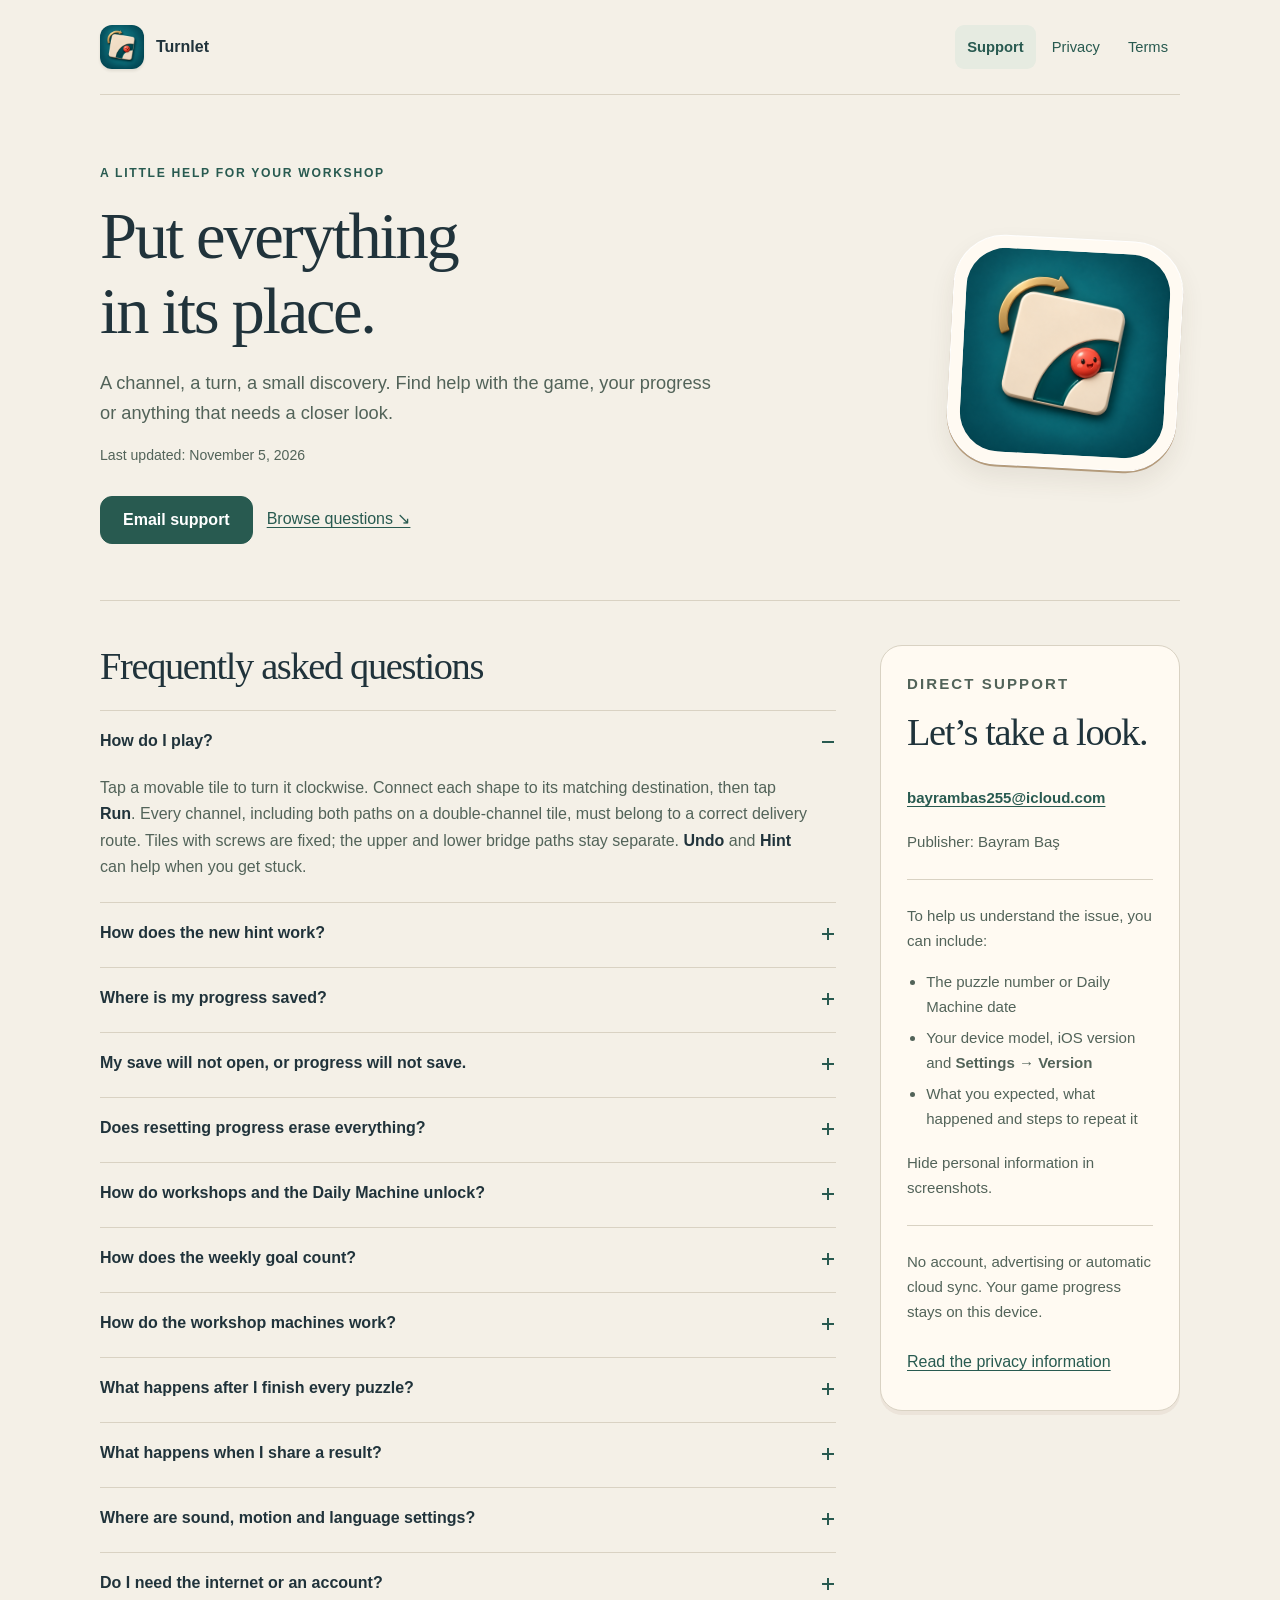
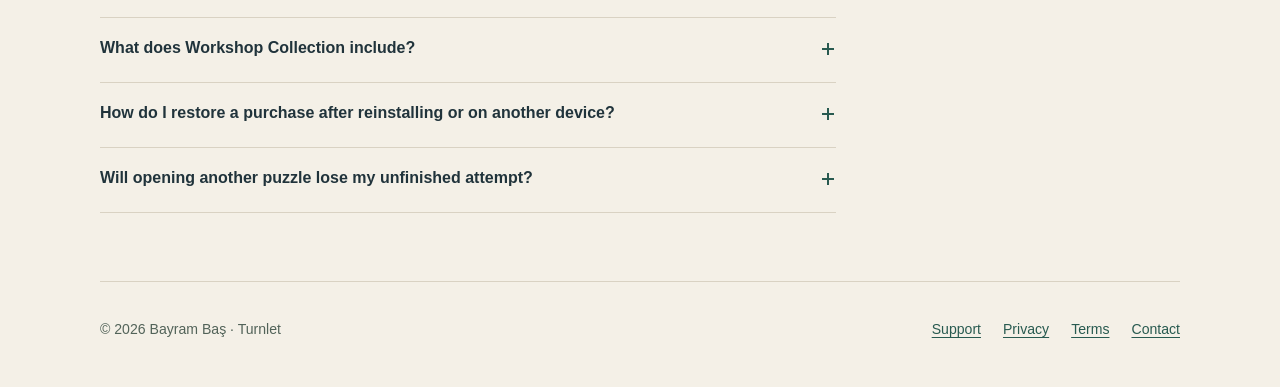
<file: index.html>
<!doctype html>
<html lang="en">
<head>
  <meta charset="utf-8">
  <meta name="viewport" content="width=device-width, initial-scale=1">
  <meta name="description" content="Help with Turnlet, automatic saves and settings. Contact publisher Bayram Baş for support.">
  <meta name="theme-color" content="#f4f0e7">
  <meta name="referrer" content="no-referrer">
  <meta http-equiv="Content-Security-Policy" content="default-src 'none'; img-src 'self'; style-src 'self'; base-uri 'none'; form-action 'none'">
  <meta property="og:type" content="website">
  <meta property="og:title" content="Turnlet — Support">
  <meta property="og:description" content="Help with Turnlet, automatic saves and settings. Contact publisher Bayram Baş for support.">
  <meta property="og:locale" content="en_US">
  <title>Turnlet — Support</title>
  <link rel="icon" type="image/png" href="assets/app-icon.png">
  <link rel="stylesheet" href="styles.css">
</head>
<body>
  <a class="skip" href="#content">Skip to content</a>
  <header class="site-header wrap">
    <a class="brand" href="index.html"><img src="assets/app-icon.png" width="44" height="44" alt=""><span>Turnlet</span></a>
    <div class="header-links"><nav class="page-nav" aria-label="Pages"><a href="index.html" aria-current="page">Support</a><a href="privacy.html">Privacy</a><a href="terms.html">Terms</a></nav></div>
  </header>
  <main id="content" class="wrap">
    <section class="intro" aria-labelledby="page-title">
      <div><p class="eyebrow">A little help for your workshop</p><h1 id="page-title">Put everything<br>in its place.</h1><p class="lead">A channel, a turn, a small discovery. Find help with the game, your progress or anything that needs a closer look.</p><p class="updated">Last updated: November 5, 2026</p><div class="actions"><a class="button" href="mailto:bayrambas255@icloud.com?subject=Turnlet%20%E2%80%94%20Support">Email support</a><a class="text-action" href="#questions">Browse questions <span aria-hidden="true">&nbsp;↘</span></a></div></div>
      <div class="intro-art" aria-hidden="true"><img src="assets/app-icon.png" width="1024" height="1024" alt=""></div>
    </section>
    <div class="support-grid">
      <section id="questions" aria-labelledby="faq-title"><h2 id="faq-title">Frequently asked questions</h2><div class="faq-list">
        <details open><summary>How do I play?</summary><div class="answer"><p>Tap a movable tile to turn it clockwise. Connect each shape to its matching destination, then tap <strong>Run</strong>. Every channel, including both paths on a double-channel tile, must belong to a correct delivery route. Tiles with screws are fixed; the upper and lower bridge paths stay separate. <strong>Undo</strong> and <strong>Hint</strong> can help when you get stuck.</p></div></details>
        <details><summary>How does the new hint work?</summary><div class="answer"><p>Tap <strong>Hint</strong> to show a tile that needs changing and its target orientation directly on the board. Turn the marked tile yourself or use <strong>Apply</strong> to set its target orientation. Apply counts as one turn and can be undone. Dismissing the hint or undoing the turn does not remove the record of hint use for this attempt. Requesting a hint on a correctly arranged board does not count as assistance; tap <strong>Run</strong> to check the result.</p><p><strong>Menu → Restart</strong> resets only this attempt’s layout, turns and hint use; completed puzzles are kept.</p></div></details>
        <details><summary>Where is my progress saved?</summary><div class="answer"><p>Progress and preferences save automatically on the device you play on. The game has no cross-device sync or file transfer option for progress. Operating-system device backups depend on your own settings. On another device, use <strong>Restore purchases</strong> with the Apple Account used to buy the collection; this restores content access, but does not transfer puzzle progress.</p></div></details>
        <details><summary>My save will not open, or progress will not save.</summary><div class="answer"><p>If a save error appears, choose <strong>Retry save</strong> and keep the app open until saving succeeds. If a save cannot be read or is only partially recovered, a recovery option is offered when a valid previous save is available. Restoring replaces current progress with that earlier save. Keep the app and its data until the problem is resolved. If it continues, email us with the message shown.</p></div></details>
        <details><summary>Does resetting progress erase everything?</summary><div class="answer"><p><strong>Settings → Reset progress</strong> starts campaign and daily progress, saved attempts and workshop machine stages over. Sound, music, haptics, reduced-motion and language preferences are kept; appearance returns to System. The previous save remains in a local recovery file, and your Apple purchase is not removed. This does not erase all data. See the <a href="privacy.html#deletion">privacy page</a> for details.</p></div></details>
        <details><summary>How do workshops and the Daily Machine unlock?</summary><div class="answer"><p>The first workshop’s 20 puzzles are free. Later workshops require completing 16 of the preceding workshop’s 20 puzzles and owning <strong>Workshop Collection</strong>. Purchasing does not skip this progress requirement or complete puzzles.</p><p><strong>Daily Machine</strong> opens after completing puzzle 10. Today’s machine is free; the 60 distinct machines appear one a day using your device’s local date. A full cycle lets you see them all for free. Workshop Collection gives access to all 60 Daily Library machines without waiting for their day and lets you replay previous days. There is no penalty for missing a day.</p><p>If you do not own Workshop Collection and have finished all 20 free puzzles, Home’s main button first offers today’s unfinished free machine, then your most recent unfinished machine from an earlier day, if available. Once none remain, <strong>Unlock Collection</strong> opens the purchase screen.</p></div></details>
        <details><summary>How does the weekly goal count?</summary><div class="answer"><p>The goal is to complete three different daily machines dated within the Monday–Sunday week, using your device’s local date. The machine’s date determines its week, so completing a machine from last week today does not add it to this week. Replaying the same dated machine does not increase the count. There is no streak requirement or penalty for missing a day. The goal grants no extra content access or separate reward.</p></div></details>
        <details><summary>How do the workshop machines work?</summary><div class="answer"><p>Each of the six workshops builds one little machine in two stages. Completing 10 different puzzles in a workshop installs its machine, and completing all 20 finishes it; each stage appears over the solved board when you earn it. Replaying the same puzzle does not increase the count. The current workshop’s machine stands on the bench on Home, and each workshop’s page in the workshop list shows how far its machine has come.</p><p>Machines are keepsakes. They give no puzzle advantage and are not awarded by purchasing the collection. If you played an earlier version, every machine you earned there is kept.</p></div></details>
        <details><summary>What happens after I finish every puzzle?</summary><div class="answer"><p>The campaign finale appears when you have completed all 120 different workshop puzzles. <strong>Continue</strong> returns to the completed puzzle’s result. Daily Machine and replaying puzzles you can access remain available, and future updates may add new workshops. With Reduce motion or VoiceOver enabled, the finale shows its finished picture.</p></div></details>
        <details><summary>What happens when I share a result?</summary><div class="answer"><p>After completing a daily machine, <strong>Menu → Share result</strong> sends a short text containing its date, completion and hint-use status to the iOS share menu. You choose the app or recipient. Nothing is posted automatically, and this is not an online leaderboard.</p></div></details>
        <details><summary>Where are sound, motion and language settings?</summary><div class="answer"><p><strong>Settings</strong> contains <strong>Sound effects</strong>, <strong>Music</strong> and <strong>Haptics</strong>. The game respects silent mode. The same page also offers <strong>Reduce motion</strong>, <strong>Appearance</strong> and <strong>Language</strong>. Choose English, Turkish, Spanish, Brazilian Portuguese, French, Japanese, Korean, Traditional Chinese or Arabic, or follow your system preference. If your device language is not one of these, the game uses the next language in your preferred-language list, or English. If you had chosen a language an earlier version offered that is no longer available, the game follows your system preference instead and your progress is kept.</p></div></details>
        <details><summary>Do I need the internet or an account?</summary><div class="answer"><p>No game account is needed. Free puzzles and purchased content whose access has already been verified can be played offline. Buying Workshop Collection or restoring purchases requires a connection to Apple’s services. There are no ads, subscriptions or analytics SDK. Opening this website, sending email or sharing a result through an online service may also require a connection.</p></div></details>
        <details><summary>What does Workshop Collection include?</summary><div class="answer"><p><strong>Workshop Collection</strong> is an optional one-time purchase that provides access to 100 additional puzzles across the remaining five workshops and all 60 Daily Library machines without the daily wait. The 16-of-20 progress requirement still applies to workshops, and daily play still requires completing puzzle 10. Choose <strong>Settings → Explore the Collection</strong> to open the purchase screen and see Apple’s current localized price. Home’s <strong>Unlock Collection</strong> also opens this offer. It is not a subscription. Hints, undo and accessibility stay free; workshop machines are earned through play.</p></div></details>
        <details><summary>How do I restore a purchase after reinstalling or on another device?</summary><div class="answer"><p>Use the Apple Account that made the purchase, then choose <strong>Settings → Restore purchases</strong>. Check your internet connection. This restores purchase access. Puzzle progress stays on the device you play on and does not transfer through purchase restoration. A purchase awaiting approval does not unlock content until Apple approves it. The game remembers a pending request after reopening; use the purchase screen’s explicit option to send the request again if needed. If an error continues, send us the message shown, without card details or account passwords.</p><p>Apple evaluates refund requests. See <a href="https://support.apple.com/en-us/118223">Apple’s refund information</a>. A refunded purchase may remove access to paid content; puzzle saves are kept separately.</p></div></details>
        <details><summary>Will opening another puzzle lose my unfinished attempt?</summary><div class="answer"><p>When you switch campaign puzzles, the previous attempt is saved with its puzzle and survives reopening the app. Select that puzzle again to continue; a paid puzzle still requires verified purchase access.</p><p>Unfinished daily machines you started for free can be continued after the date changes while their saves remain on this device. The Daily Machine screen shows earlier unfinished attempts. Up to 60 unfinished daily attempts are kept alongside your open daily machine; when full, an older attempt makes room for a new one. Replaying a completed past day requires Daily Library access. If a save error appears, retry the save first.</p></div></details>
      </div></section>
      <aside class="contact-card" aria-labelledby="contact-title">
        <p class="eyebrow">Direct support</p><h2 id="contact-title">Let’s take a look.</h2>
        <a class="email" href="mailto:bayrambas255@icloud.com?subject=Turnlet%20%E2%80%94%20Support">bayrambas255@icloud.com</a><p>Publisher: Bayram Baş</p>
        <hr class="card-divider"><p>To help us understand the issue, you can include:</p><ul><li>The puzzle number or Daily Machine date</li><li>Your device model, iOS version and <strong>Settings → Version</strong></li><li>What you expected, what happened and steps to repeat it</li></ul><p>Hide personal information in screenshots.</p>
        <hr class="card-divider"><p>No account, advertising or automatic cloud sync. Your game progress stays on this device.</p><a class="text-action" href="privacy.html">Read the privacy information</a>
      </aside>
    </div>
  </main>
  <footer class="site-footer wrap"><p>© 2026 Bayram Baş · Turnlet</p><nav aria-label="Footer"><a href="index.html">Support</a><a href="privacy.html">Privacy</a><a href="terms.html">Terms</a><a href="mailto:bayrambas255@icloud.com?subject=Turnlet%20%E2%80%94%20Support">Contact</a></nav></footer>
</body>
</html>
</file>
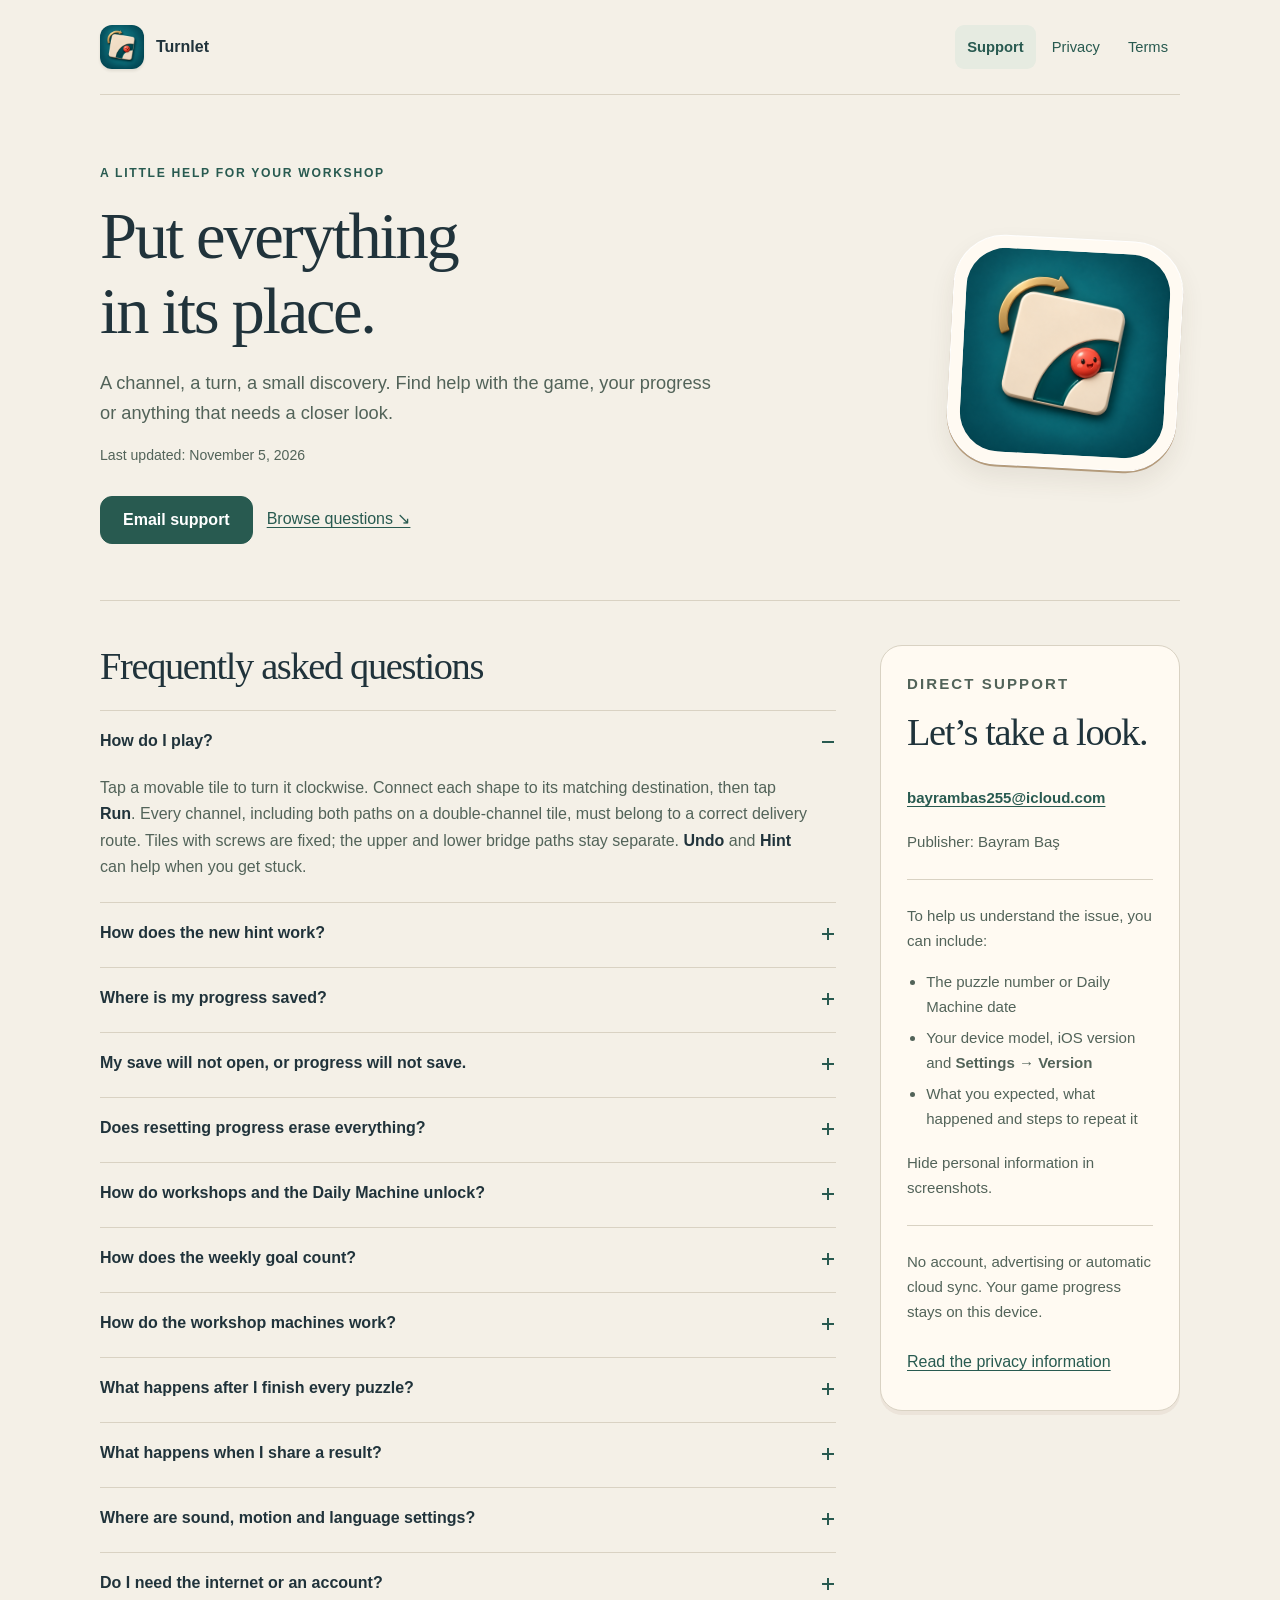
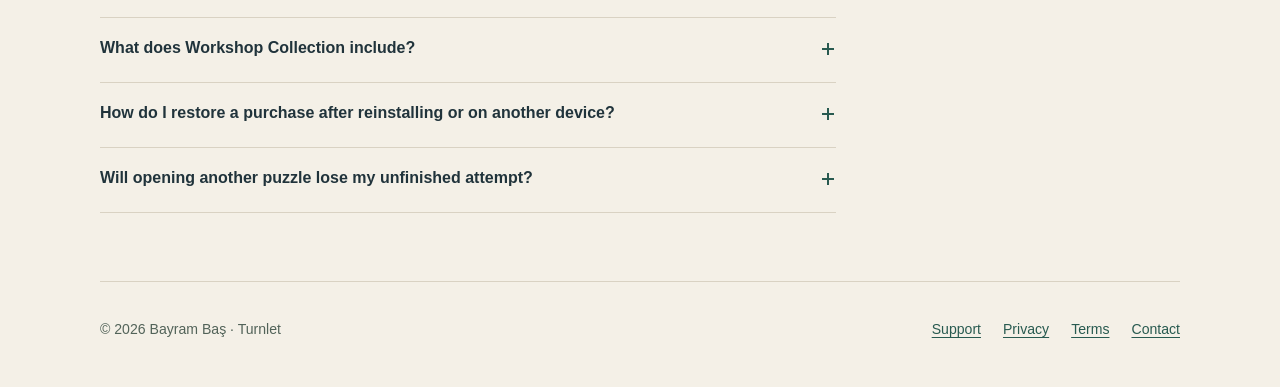
<file: en/index.html>
<!doctype html>
<html lang="en">
<head>
  <meta charset="utf-8">
  <meta name="viewport" content="width=device-width, initial-scale=1">
  <meta name="description" content="The Turnlet support page has moved to a new address.">
  <meta name="theme-color" content="#f4f0e7">
  <meta name="referrer" content="no-referrer">
  <meta name="robots" content="noindex">
  <meta http-equiv="Content-Security-Policy" content="default-src 'none'; img-src 'self'; style-src 'self'; base-uri 'none'; form-action 'none'">
  <meta http-equiv="refresh" content="0; url=../">
  <title>Turnlet — Support</title>
  <link rel="icon" type="image/png" href="../assets/app-icon.png">
  <link rel="stylesheet" href="../styles.css">
</head>
<body>
  <main id="content" class="wrap">
    <header class="privacy-intro"><p class="eyebrow">Turnlet</p><h1>This page has moved.</h1><p class="lead">Continue to the <a href="../">Turnlet support page</a>.</p></header>
  </main>
</body>
</html>
</file>
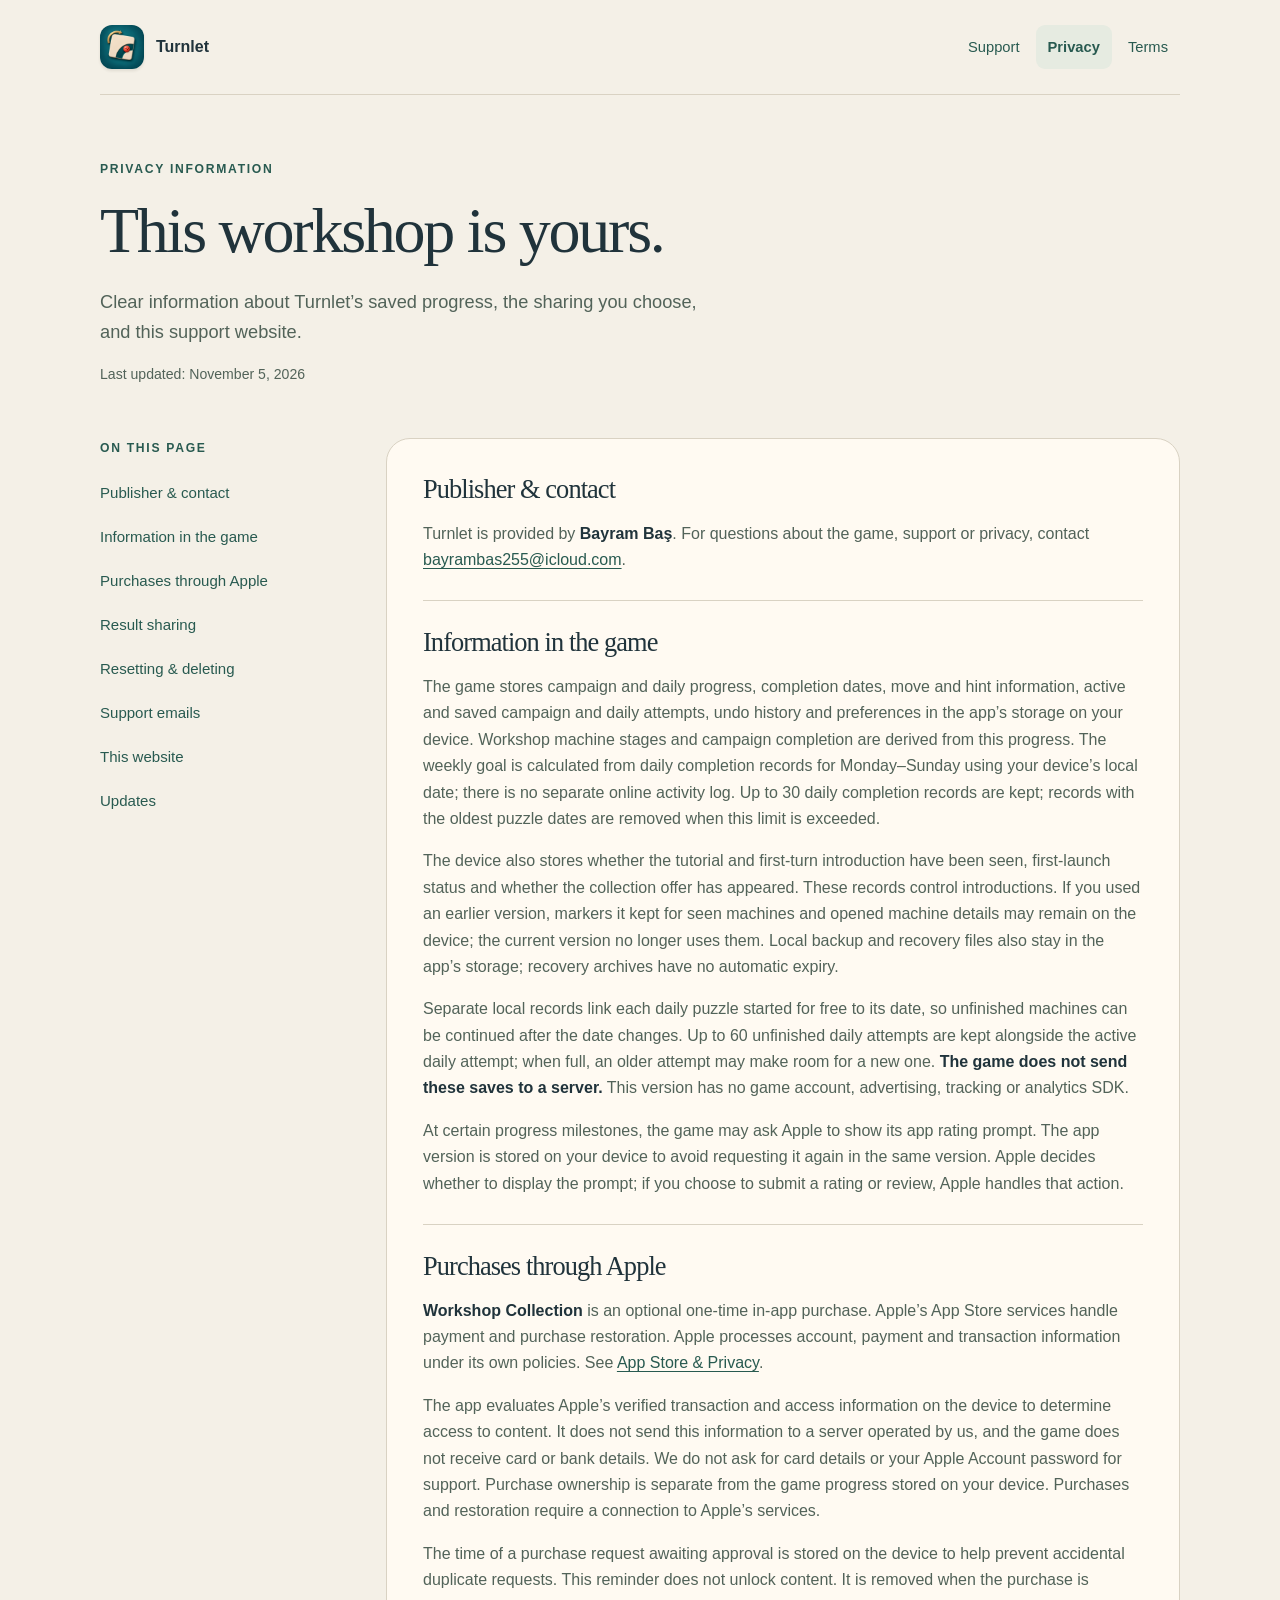
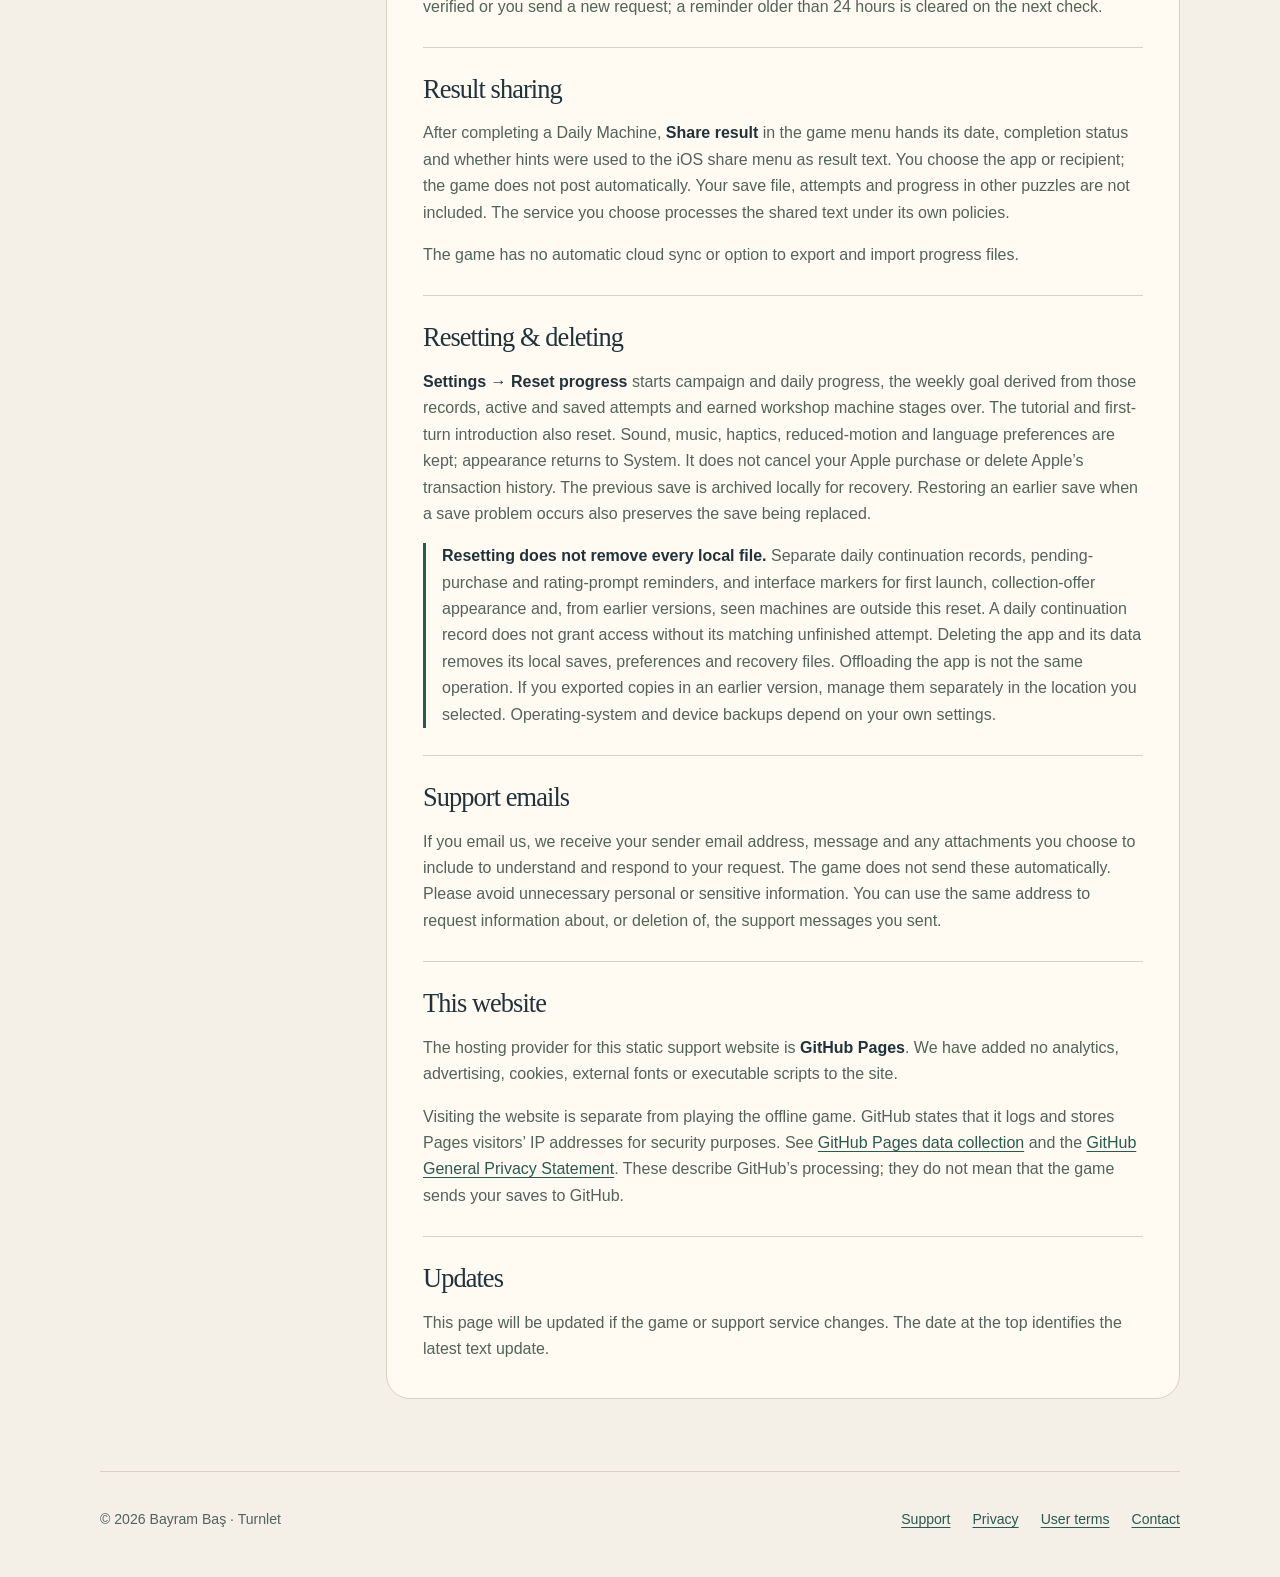
<file: privacy.html>
<!doctype html>
<html lang="en">
<head>
  <meta charset="utf-8">
  <meta name="viewport" content="width=device-width, initial-scale=1">
  <meta name="description" content="How Turnlet handles local progress, automatic save protection and sharing, and how this support website is hosted.">
  <meta name="theme-color" content="#f4f0e7">
  <meta name="referrer" content="no-referrer">
  <meta http-equiv="Content-Security-Policy" content="default-src 'none'; img-src 'self'; style-src 'self'; base-uri 'none'; form-action 'none'">
  <meta property="og:type" content="website">
  <meta property="og:title" content="Turnlet — Privacy">
  <meta property="og:description" content="How Turnlet handles local progress, automatic save protection and sharing, and how this support website is hosted.">
  <meta property="og:locale" content="en_US">
  <title>Turnlet — Privacy</title>
  <link rel="icon" type="image/png" href="assets/app-icon.png">
  <link rel="stylesheet" href="styles.css">
</head>
<body>
  <a class="skip" href="#content">Skip to content</a>
  <header class="site-header wrap">
    <a class="brand" href="index.html"><img src="assets/app-icon.png" width="44" height="44" alt=""><span>Turnlet</span></a>
    <div class="header-links"><nav class="page-nav" aria-label="Pages"><a href="index.html">Support</a><a href="privacy.html" aria-current="page">Privacy</a><a href="terms.html">Terms</a></nav></div>
  </header>
  <main id="content" class="wrap">
    <header class="privacy-intro"><p class="eyebrow">Privacy information</p><h1>This workshop is yours.</h1><p class="lead">Clear information about Turnlet’s saved progress, the sharing you choose, and this support website.</p><p class="updated">Last updated: November 5, 2026</p></header>
    <div class="privacy-layout">
      <aside class="contents"><p class="eyebrow">On this page</p><nav aria-label="On this page"><a href="#publisher">Publisher & contact</a><a href="#game">Information in the game</a><a href="#purchases">Purchases through Apple</a><a href="#sharing">Result sharing</a><a href="#deletion">Resetting & deleting</a><a href="#support">Support emails</a><a href="#website">This website</a><a href="#changes">Updates</a></nav></aside>
      <article class="policy" aria-label="Privacy">
        <section id="publisher" aria-labelledby="publisher-title"><h2 id="publisher-title">Publisher & contact</h2><p>Turnlet is provided by <strong>Bayram Baş</strong>. For questions about the game, support or privacy, contact <a href="mailto:bayrambas255@icloud.com">bayrambas255@icloud.com</a>.</p></section>
        <section id="game" aria-labelledby="game-title"><h2 id="game-title">Information in the game</h2><p>The game stores campaign and daily progress, completion dates, move and hint information, active and saved campaign and daily attempts, undo history and preferences in the app’s storage on your device. Workshop machine stages and campaign completion are derived from this progress. The weekly goal is calculated from daily completion records for Monday–Sunday using your device’s local date; there is no separate online activity log. Up to 30 daily completion records are kept; records with the oldest puzzle dates are removed when this limit is exceeded.</p><p>The device also stores whether the tutorial and first-turn introduction have been seen, first-launch status and whether the collection offer has appeared. These records control introductions. If you used an earlier version, markers it kept for seen machines and opened machine details may remain on the device; the current version no longer uses them. Local backup and recovery files also stay in the app’s storage; recovery archives have no automatic expiry.</p><p>Separate local records link each daily puzzle started for free to its date, so unfinished machines can be continued after the date changes. Up to 60 unfinished daily attempts are kept alongside the active daily attempt; when full, an older attempt may make room for a new one. <strong>The game does not send these saves to a server.</strong> This version has no game account, advertising, tracking or analytics SDK.</p><p>At certain progress milestones, the game may ask Apple to show its app rating prompt. The app version is stored on your device to avoid requesting it again in the same version. Apple decides whether to display the prompt; if you choose to submit a rating or review, Apple handles that action.</p></section>
        <section id="purchases" aria-labelledby="purchases-title"><h2 id="purchases-title">Purchases through Apple</h2><p><strong>Workshop Collection</strong> is an optional one-time in-app purchase. Apple’s App Store services handle payment and purchase restoration. Apple processes account, payment and transaction information under its own policies. See <a href="https://www.apple.com/legal/privacy/data/en/appstore/">App Store &amp; Privacy</a>.</p><p>The app evaluates Apple’s verified transaction and access information on the device to determine access to content. It does not send this information to a server operated by us, and the game does not receive card or bank details. We do not ask for card details or your Apple Account password for support. Purchase ownership is separate from the game progress stored on your device. Purchases and restoration require a connection to Apple’s services.</p><p>The time of a purchase request awaiting approval is stored on the device to help prevent accidental duplicate requests. This reminder does not unlock content. It is removed when the purchase is verified or you send a new request; a reminder older than 24 hours is cleared on the next check.</p></section>
        <section id="sharing" aria-labelledby="sharing-title"><h2 id="sharing-title">Result sharing</h2><p>After completing a Daily Machine, <strong>Share result</strong> in the game menu hands its date, completion status and whether hints were used to the iOS share menu as result text. You choose the app or recipient; the game does not post automatically. Your save file, attempts and progress in other puzzles are not included. The service you choose processes the shared text under its own policies.</p><p>The game has no automatic cloud sync or option to export and import progress files.</p></section>
        <section id="deletion" aria-labelledby="deletion-title"><h2 id="deletion-title">Resetting & deleting</h2><p><strong>Settings → Reset progress</strong> starts campaign and daily progress, the weekly goal derived from those records, active and saved attempts and earned workshop machine stages over. The tutorial and first-turn introduction also reset. Sound, music, haptics, reduced-motion and language preferences are kept; appearance returns to System. It does not cancel your Apple purchase or delete Apple’s transaction history. The previous save is archived locally for recovery. Restoring an earlier save when a save problem occurs also preserves the save being replaced.</p><p class="notice"><strong>Resetting does not remove every local file.</strong> Separate daily continuation records, pending-purchase and rating-prompt reminders, and interface markers for first launch, collection-offer appearance and, from earlier versions, seen machines are outside this reset. A daily continuation record does not grant access without its matching unfinished attempt. Deleting the app and its data removes its local saves, preferences and recovery files. Offloading the app is not the same operation. If you exported copies in an earlier version, manage them separately in the location you selected. Operating-system and device backups depend on your own settings.</p></section>
        <section id="support" aria-labelledby="support-title"><h2 id="support-title">Support emails</h2><p>If you email us, we receive your sender email address, message and any attachments you choose to include to understand and respond to your request. The game does not send these automatically. Please avoid unnecessary personal or sensitive information. You can use the same address to request information about, or deletion of, the support messages you sent.</p></section>
        <section id="website" aria-labelledby="website-title"><h2 id="website-title">This website</h2><p>The hosting provider for this static support website is <strong>GitHub Pages</strong>. We have added no analytics, advertising, cookies, external fonts or executable scripts to the site.</p><p>Visiting the website is separate from playing the offline game. GitHub states that it logs and stores Pages visitors’ IP addresses for security purposes. See <a href="https://docs.github.com/en/pages/getting-started-with-github-pages/what-is-github-pages#data-collection">GitHub Pages data collection</a> and the <a href="https://docs.github.com/en/site-policy/privacy-policies/github-general-privacy-statement">GitHub General Privacy Statement</a>. These describe GitHub’s processing; they do not mean that the game sends your saves to GitHub.</p></section>
        <section id="changes" aria-labelledby="changes-title"><h2 id="changes-title">Updates</h2><p>This page will be updated if the game or support service changes. The date at the top identifies the latest text update.</p></section>
      </article>
    </div>
  </main>
  <footer class="site-footer wrap"><p>© 2026 Bayram Baş · Turnlet</p><nav aria-label="Footer"><a href="index.html">Support</a><a href="privacy.html">Privacy</a><a href="terms.html">User terms</a><a href="mailto:bayrambas255@icloud.com?subject=Turnlet%20%E2%80%94%20Support">Contact</a></nav></footer>
</body>
</html>
</file>
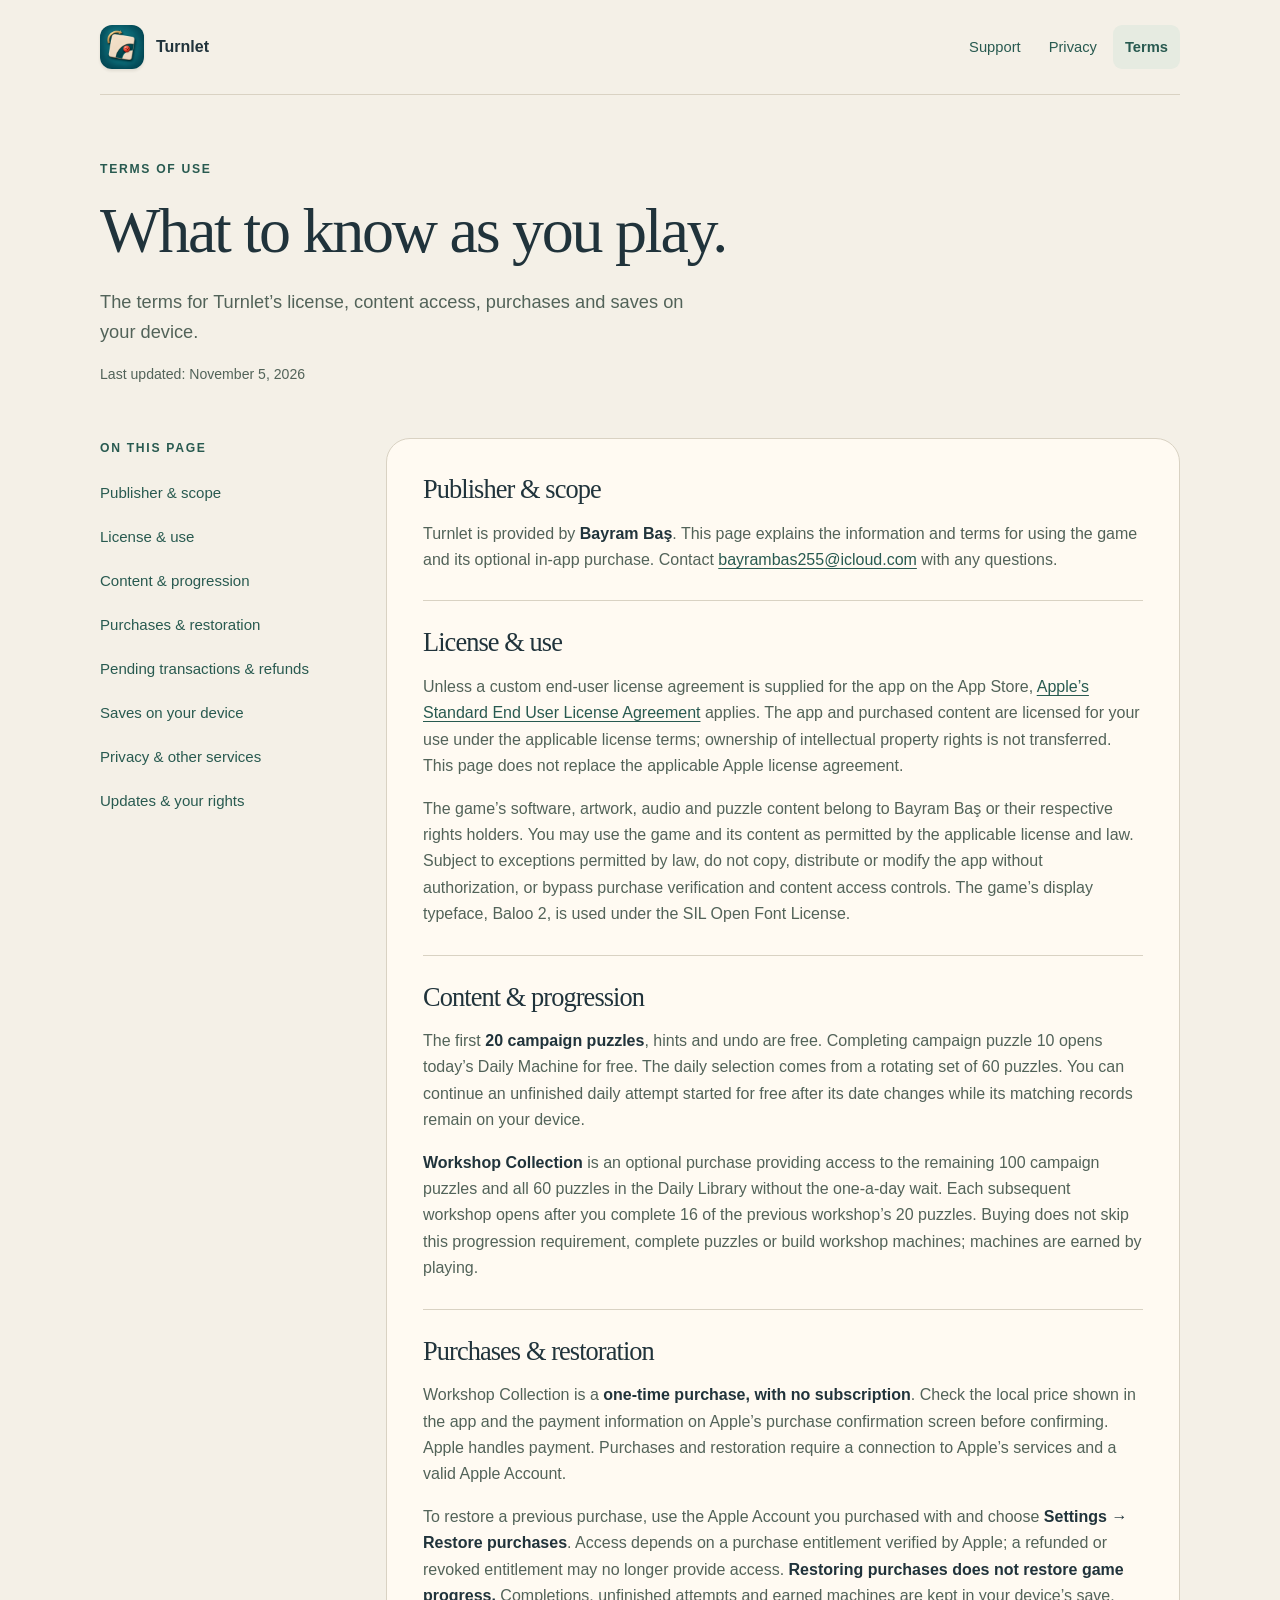
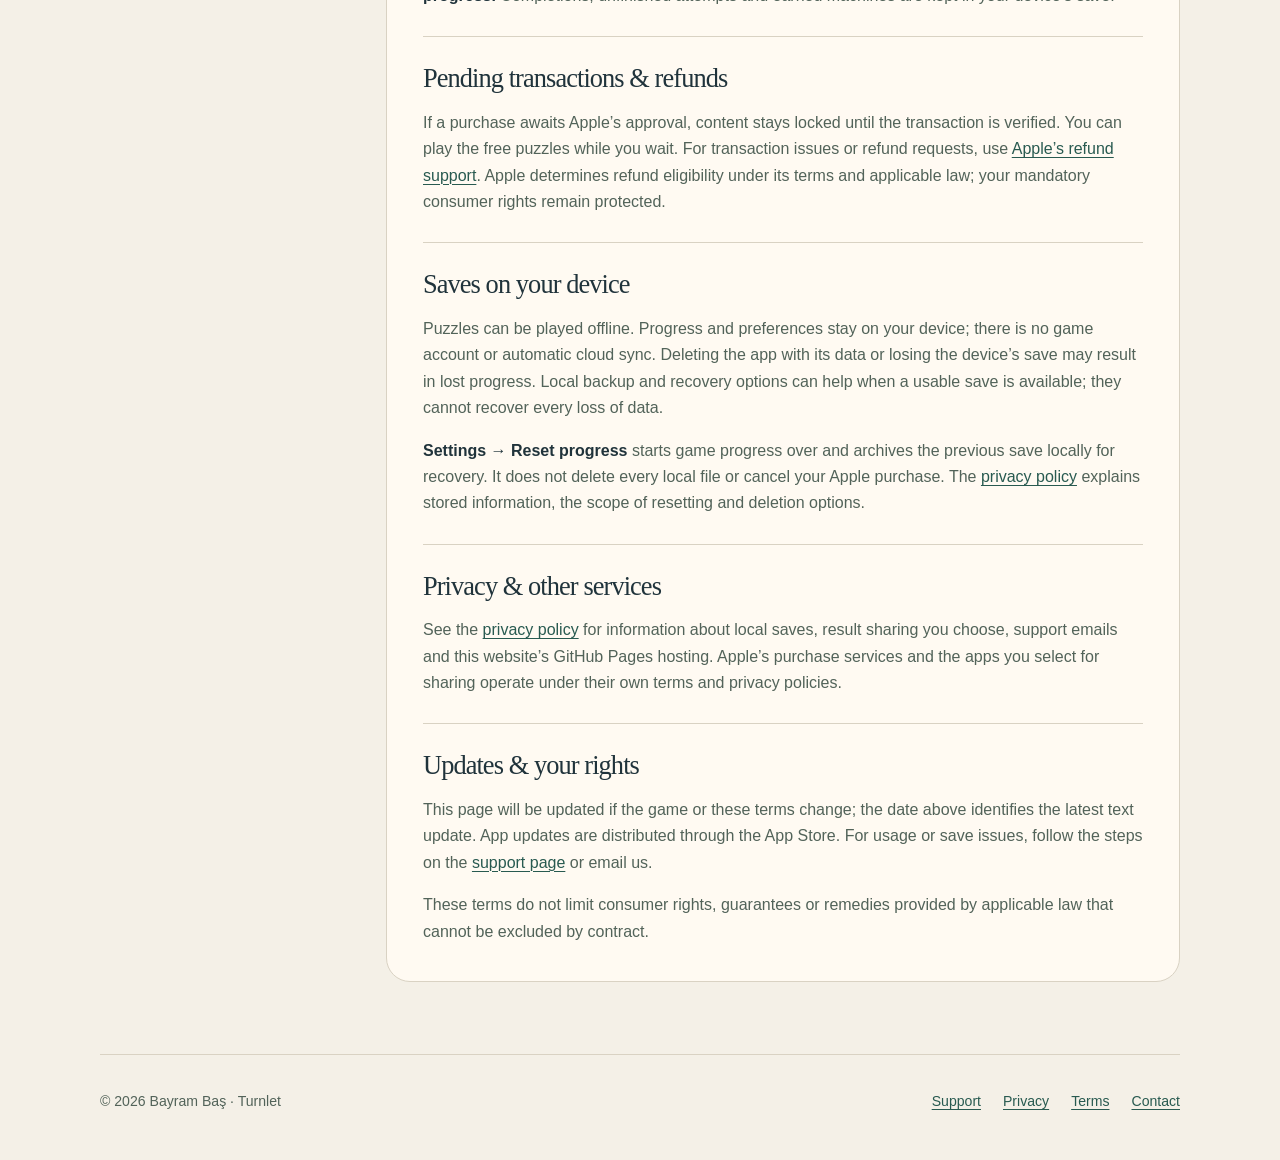
<file: terms.html>
<!doctype html>
<html lang="en">
<head>
  <meta charset="utf-8">
  <meta name="viewport" content="width=device-width, initial-scale=1">
  <meta name="description" content="Turnlet’s terms of use, free and purchased content, Apple licensing, local progress and support information.">
  <meta name="theme-color" content="#f4f0e7">
  <meta name="referrer" content="no-referrer">
  <meta http-equiv="Content-Security-Policy" content="default-src 'none'; img-src 'self'; style-src 'self'; base-uri 'none'; form-action 'none'">
  <meta property="og:type" content="website">
  <meta property="og:title" content="Turnlet — Terms of use">
  <meta property="og:description" content="Turnlet’s terms of use, free and purchased content, Apple licensing, local progress and support information.">
  <meta property="og:locale" content="en_US">
  <title>Turnlet — Terms of use</title>
  <link rel="icon" type="image/png" href="assets/app-icon.png">
  <link rel="stylesheet" href="styles.css">
</head>
<body>
  <a class="skip" href="#content">Skip to content</a>
  <header class="site-header wrap">
    <a class="brand" href="index.html"><img src="assets/app-icon.png" width="44" height="44" alt=""><span>Turnlet</span></a>
    <div class="header-links"><nav class="page-nav" aria-label="Pages"><a href="index.html">Support</a><a href="privacy.html">Privacy</a><a href="terms.html" aria-current="page">Terms</a></nav></div>
  </header>
  <main id="content" class="wrap">
    <header class="privacy-intro"><p class="eyebrow">Terms of use</p><h1>What to know as you play.</h1><p class="lead">The terms for Turnlet’s license, content access, purchases and saves on your device.</p><p class="updated">Last updated: November 5, 2026</p></header>
    <div class="privacy-layout">
      <aside class="contents"><p class="eyebrow">On this page</p><nav aria-label="On this page"><a href="#publisher">Publisher & scope</a><a href="#license">License & use</a><a href="#progression">Content & progression</a><a href="#purchases">Purchases & restoration</a><a href="#refunds">Pending transactions & refunds</a><a href="#saves">Saves on your device</a><a href="#privacy">Privacy & other services</a><a href="#updates">Updates & your rights</a></nav></aside>
      <article class="policy" aria-label="Terms of use">
        <section id="publisher" aria-labelledby="publisher-title"><h2 id="publisher-title">Publisher & scope</h2><p>Turnlet is provided by <strong>Bayram Baş</strong>. This page explains the information and terms for using the game and its optional in-app purchase. Contact <a href="mailto:bayrambas255@icloud.com">bayrambas255@icloud.com</a> with any questions.</p></section>
        <section id="license" aria-labelledby="license-title"><h2 id="license-title">License & use</h2><p>Unless a custom end-user license agreement is supplied for the app on the App Store, <a href="https://www.apple.com/legal/internet-services/itunes/dev/stdeula/">Apple’s Standard End User License Agreement</a> applies. The app and purchased content are licensed for your use under the applicable license terms; ownership of intellectual property rights is not transferred. This page does not replace the applicable Apple license agreement.</p><p>The game’s software, artwork, audio and puzzle content belong to Bayram Baş or their respective rights holders. You may use the game and its content as permitted by the applicable license and law. Subject to exceptions permitted by law, do not copy, distribute or modify the app without authorization, or bypass purchase verification and content access controls. The game’s display typeface, Baloo 2, is used under the SIL Open Font License.</p></section>
        <section id="progression" aria-labelledby="progression-title"><h2 id="progression-title">Content & progression</h2><p>The first <strong>20 campaign puzzles</strong>, hints and undo are free. Completing campaign puzzle 10 opens today’s Daily Machine for free. The daily selection comes from a rotating set of 60 puzzles. You can continue an unfinished daily attempt started for free after its date changes while its matching records remain on your device.</p><p><strong>Workshop Collection</strong> is an optional purchase providing access to the remaining 100 campaign puzzles and all 60 puzzles in the Daily Library without the one-a-day wait. Each subsequent workshop opens after you complete 16 of the previous workshop’s 20 puzzles. Buying does not skip this progression requirement, complete puzzles or build workshop machines; machines are earned by playing.</p></section>
        <section id="purchases" aria-labelledby="purchases-title"><h2 id="purchases-title">Purchases & restoration</h2><p>Workshop Collection is a <strong>one-time purchase, with no subscription</strong>. Check the local price shown in the app and the payment information on Apple’s purchase confirmation screen before confirming. Apple handles payment. Purchases and restoration require a connection to Apple’s services and a valid Apple Account.</p><p>To restore a previous purchase, use the Apple Account you purchased with and choose <strong>Settings → Restore purchases</strong>. Access depends on a purchase entitlement verified by Apple; a refunded or revoked entitlement may no longer provide access. <strong>Restoring purchases does not restore game progress.</strong> Completions, unfinished attempts and earned machines are kept in your device’s save.</p></section>
        <section id="refunds" aria-labelledby="refunds-title"><h2 id="refunds-title">Pending transactions & refunds</h2><p>If a purchase awaits Apple’s approval, content stays locked until the transaction is verified. You can play the free puzzles while you wait. For transaction issues or refund requests, use <a href="https://support.apple.com/118223">Apple’s refund support</a>. Apple determines refund eligibility under its terms and applicable law; your mandatory consumer rights remain protected.</p></section>
        <section id="saves" aria-labelledby="saves-title"><h2 id="saves-title">Saves on your device</h2><p>Puzzles can be played offline. Progress and preferences stay on your device; there is no game account or automatic cloud sync. Deleting the app with its data or losing the device’s save may result in lost progress. Local backup and recovery options can help when a usable save is available; they cannot recover every loss of data.</p><p><strong>Settings → Reset progress</strong> starts game progress over and archives the previous save locally for recovery. It does not delete every local file or cancel your Apple purchase. The <a href="privacy.html">privacy policy</a> explains stored information, the scope of resetting and deletion options.</p></section>
        <section id="privacy" aria-labelledby="privacy-title"><h2 id="privacy-title">Privacy & other services</h2><p>See the <a href="privacy.html">privacy policy</a> for information about local saves, result sharing you choose, support emails and this website’s GitHub Pages hosting. Apple’s purchase services and the apps you select for sharing operate under their own terms and privacy policies.</p></section>
        <section id="updates" aria-labelledby="updates-title"><h2 id="updates-title">Updates & your rights</h2><p>This page will be updated if the game or these terms change; the date above identifies the latest text update. App updates are distributed through the App Store. For usage or save issues, follow the steps on the <a href="index.html">support page</a> or email us.</p><p>These terms do not limit consumer rights, guarantees or remedies provided by applicable law that cannot be excluded by contract.</p></section>
      </article>
    </div>
  </main>
  <footer class="site-footer wrap"><p>© 2026 Bayram Baş · Turnlet</p><nav aria-label="Footer"><a href="index.html">Support</a><a href="privacy.html">Privacy</a><a href="terms.html">Terms</a><a href="mailto:bayrambas255@icloud.com?subject=Turnlet%20%E2%80%94%20Support">Contact</a></nav></footer>
</body>
</html>
</file>
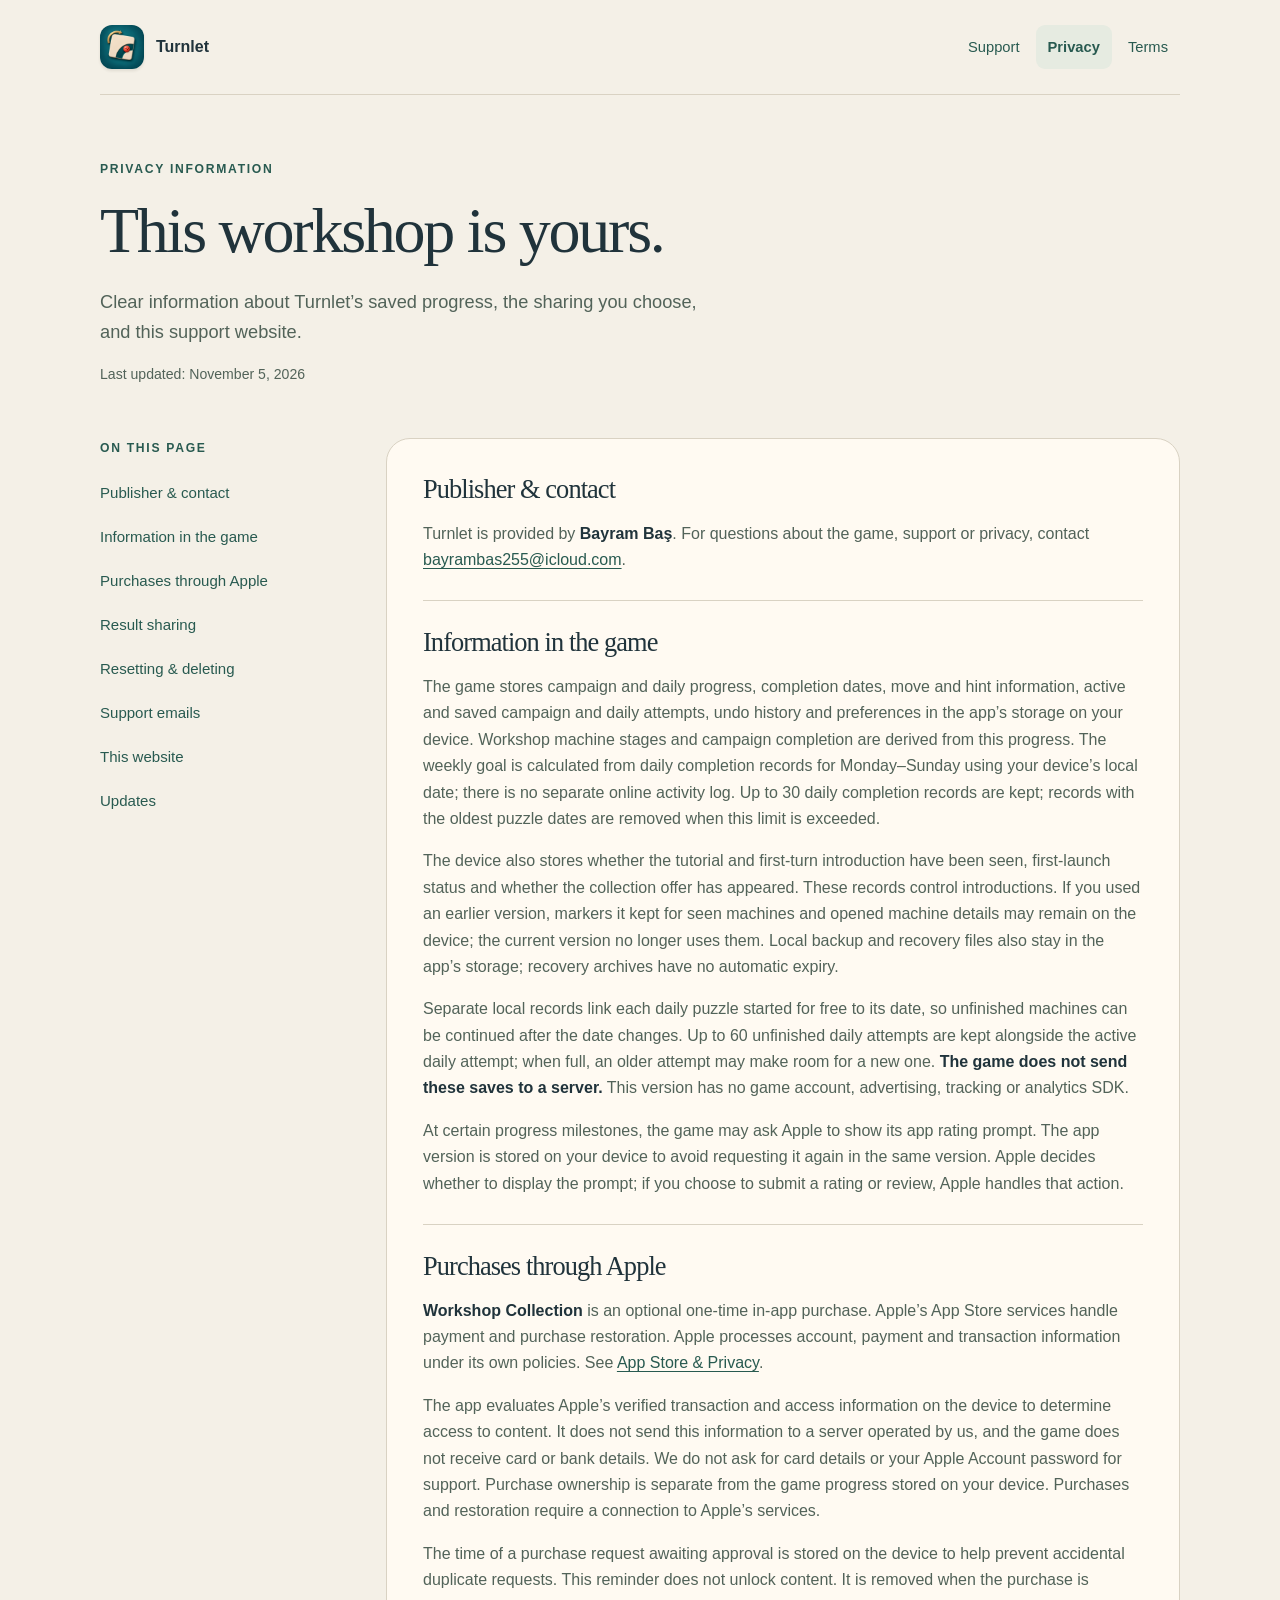
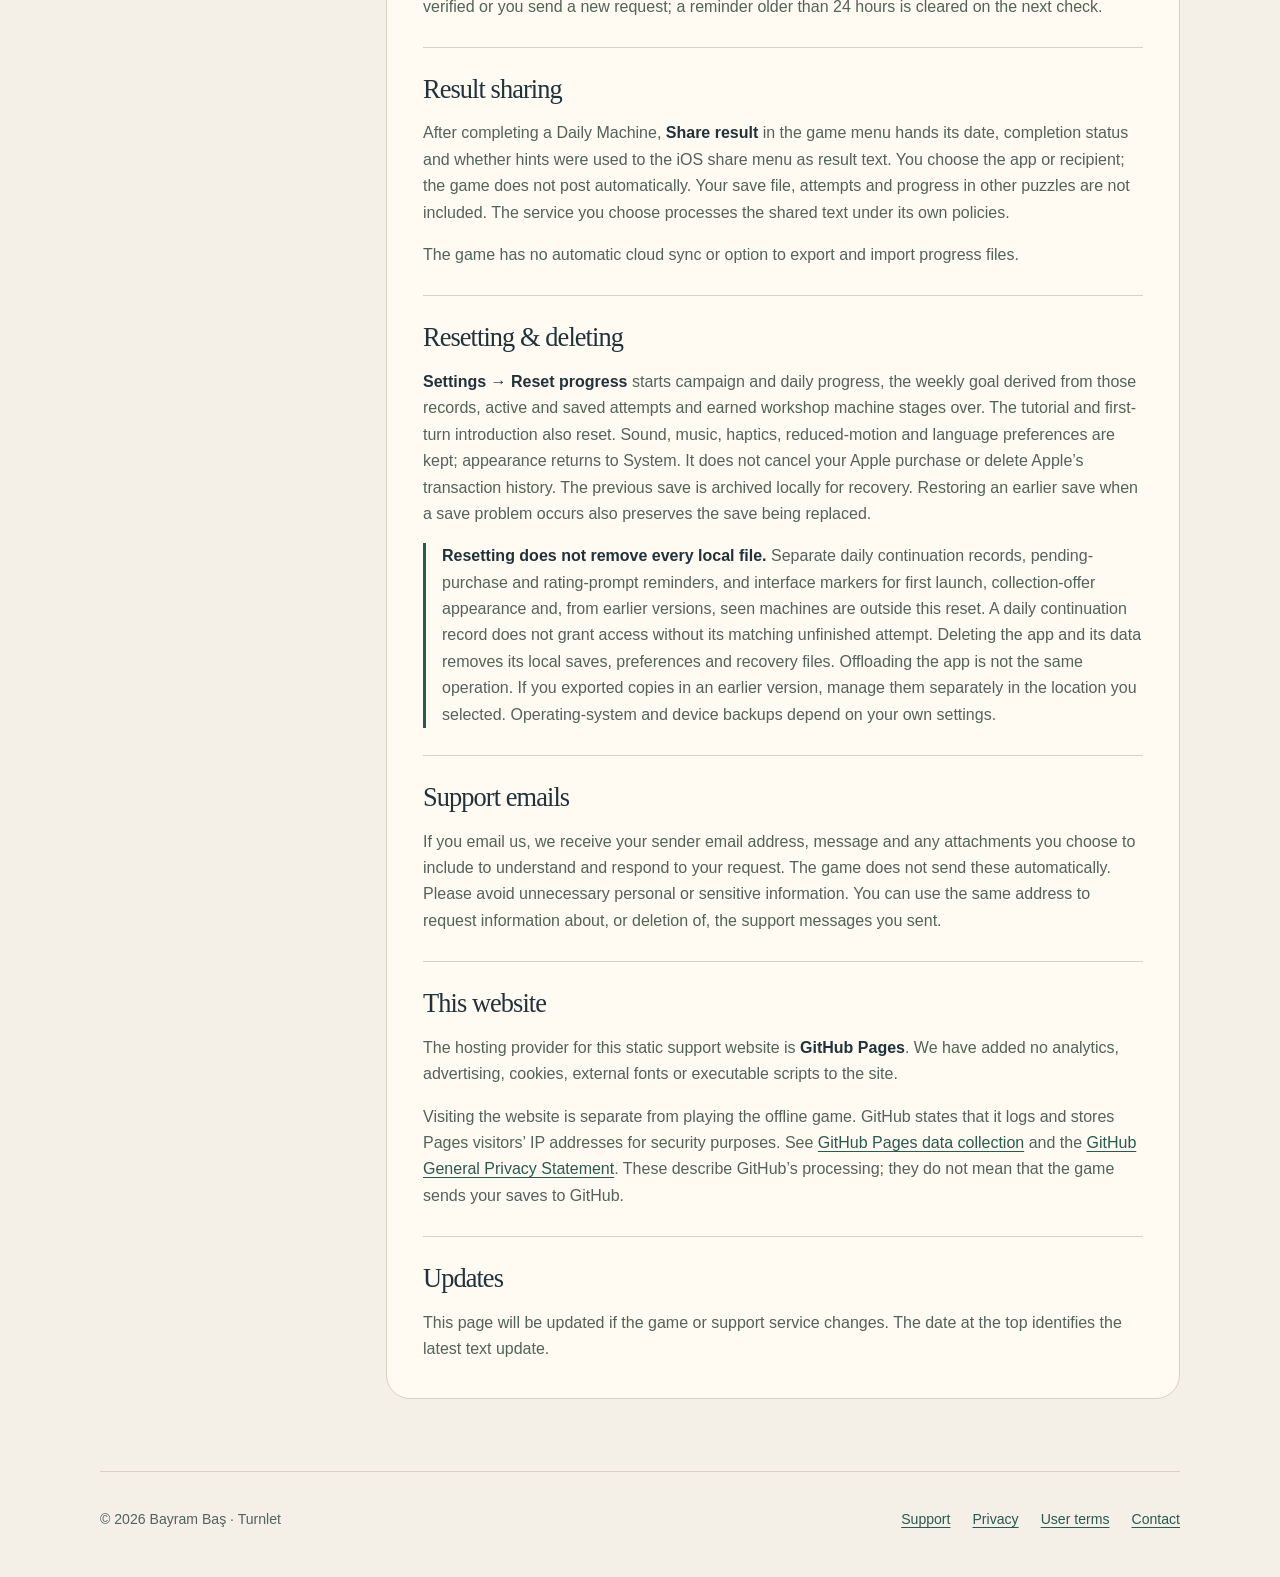
<file: en/privacy.html>
<!doctype html>
<html lang="en">
<head>
  <meta charset="utf-8">
  <meta name="viewport" content="width=device-width, initial-scale=1">
  <meta name="description" content="The Turnlet privacy policy page has moved to a new address.">
  <meta name="theme-color" content="#f4f0e7">
  <meta name="referrer" content="no-referrer">
  <meta name="robots" content="noindex">
  <meta http-equiv="Content-Security-Policy" content="default-src 'none'; img-src 'self'; style-src 'self'; base-uri 'none'; form-action 'none'">
  <meta http-equiv="refresh" content="0; url=../privacy.html">
  <title>Turnlet — Privacy</title>
  <link rel="icon" type="image/png" href="../assets/app-icon.png">
  <link rel="stylesheet" href="../styles.css">
</head>
<body>
  <main id="content" class="wrap">
    <header class="privacy-intro"><p class="eyebrow">Turnlet</p><h1>This page has moved.</h1><p class="lead">Continue to the <a href="../privacy.html">Turnlet privacy policy page</a>.</p></header>
  </main>
</body>
</html>
</file>
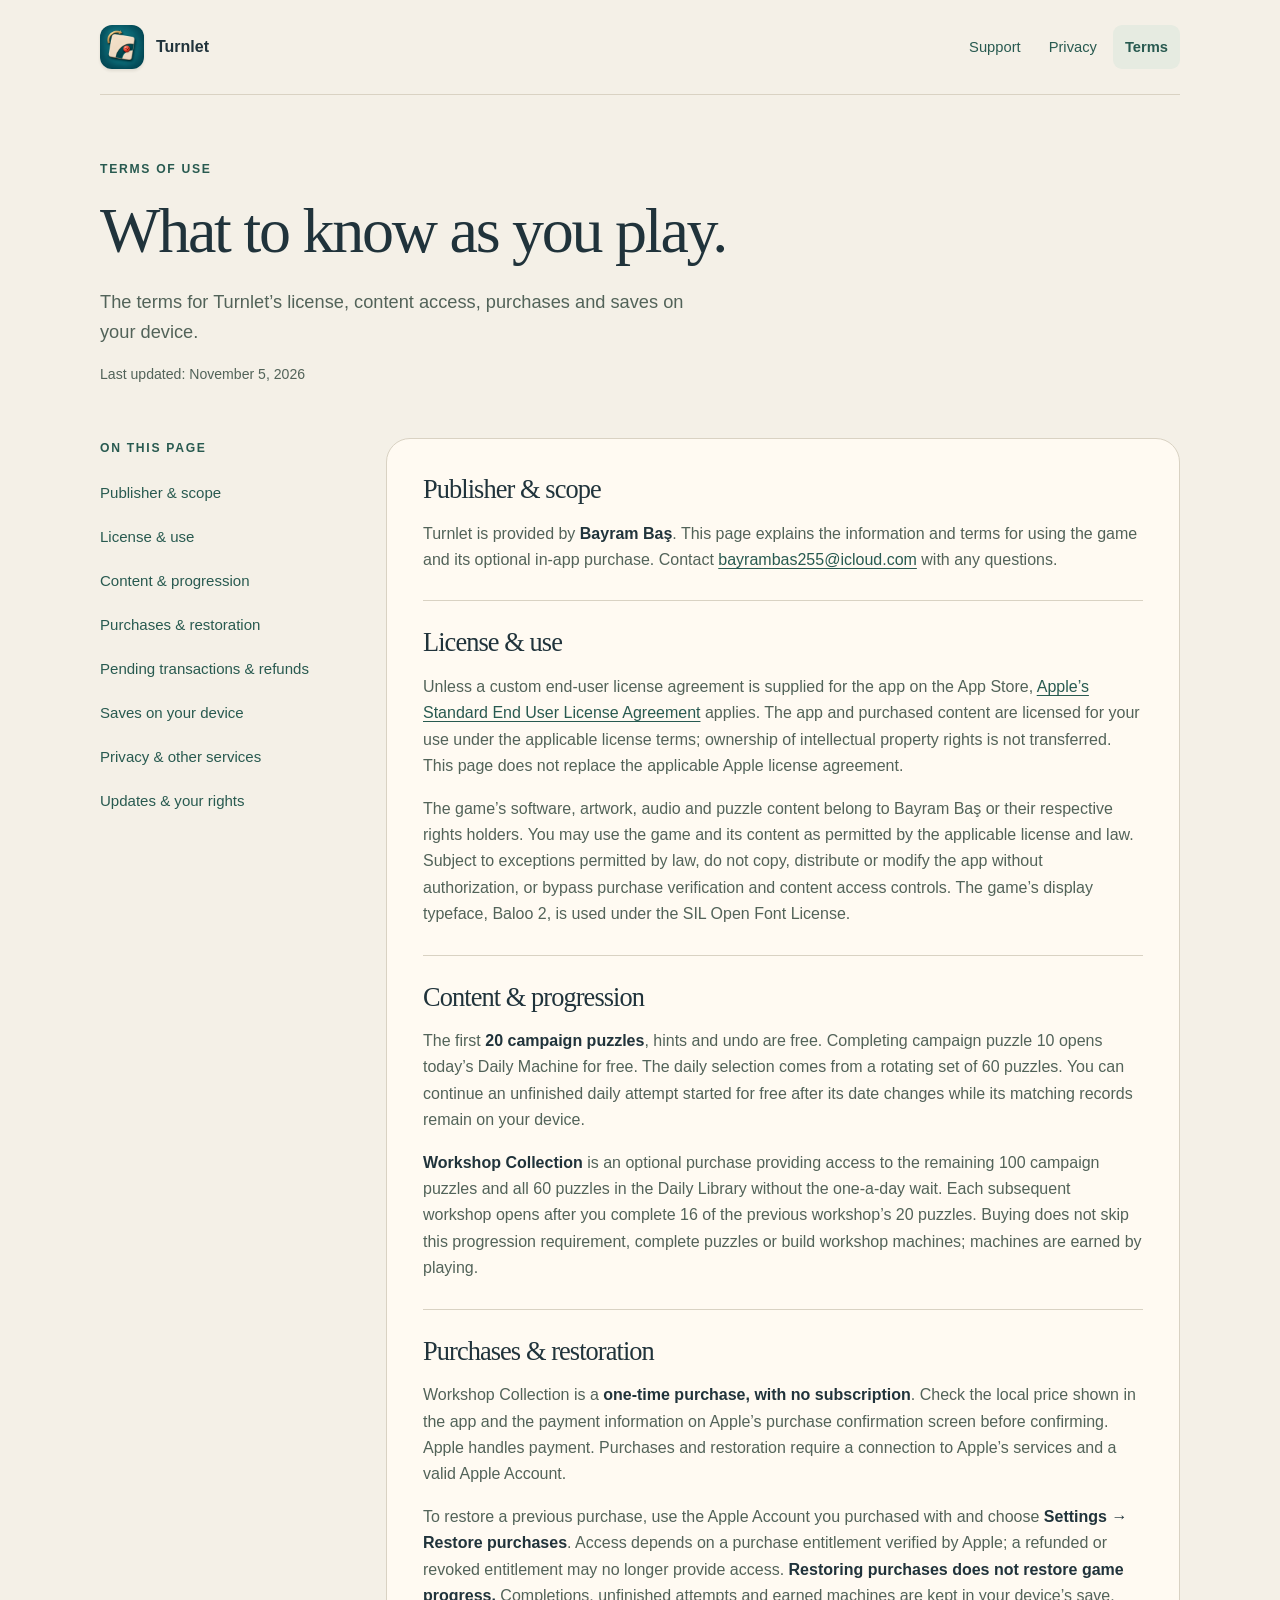
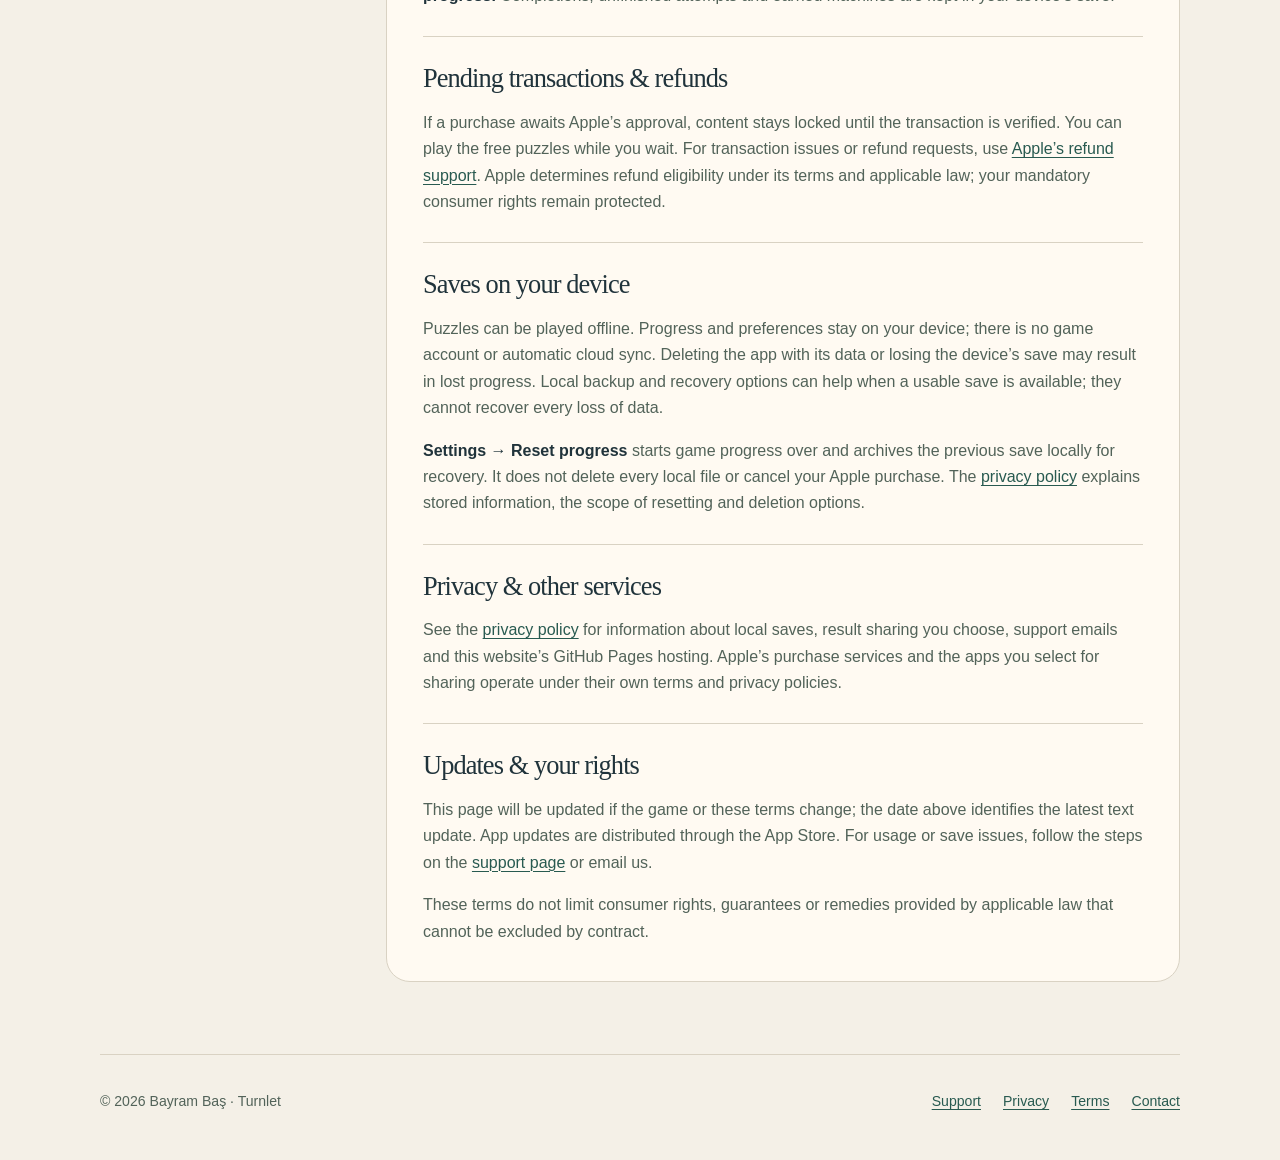
<file: en/terms.html>
<!doctype html>
<html lang="en">
<head>
  <meta charset="utf-8">
  <meta name="viewport" content="width=device-width, initial-scale=1">
  <meta name="description" content="The Turnlet terms of use page has moved to a new address.">
  <meta name="theme-color" content="#f4f0e7">
  <meta name="referrer" content="no-referrer">
  <meta name="robots" content="noindex">
  <meta http-equiv="Content-Security-Policy" content="default-src 'none'; img-src 'self'; style-src 'self'; base-uri 'none'; form-action 'none'">
  <meta http-equiv="refresh" content="0; url=../terms.html">
  <title>Turnlet — Terms of use</title>
  <link rel="icon" type="image/png" href="../assets/app-icon.png">
  <link rel="stylesheet" href="../styles.css">
</head>
<body>
  <main id="content" class="wrap">
    <header class="privacy-intro"><p class="eyebrow">Turnlet</p><h1>This page has moved.</h1><p class="lead">Continue to the <a href="../terms.html">Turnlet terms of use page</a>.</p></header>
  </main>
</body>
</html>
</file>
<file: styles.css>
:root {
  color-scheme: light;
  --paper: #f4f0e7;
  --ceramic: #fffaf2;
  --ink: #20333b;
  --muted: #526359;
  --forest: #285a50;
  --soft: #e6ebe1;
  --line: #d9d2c3;
  --wood: #bda383;
}
* { box-sizing: border-box; }
html { scroll-padding-top: 1.5rem; }
body { margin: 0; background: var(--paper); color: var(--ink); font: 1rem/1.65 -apple-system, BlinkMacSystemFont, "Segoe UI", sans-serif; overflow-wrap: anywhere; }
img { display: block; max-width: 100%; height: auto; }
a { color: var(--forest); text-underline-offset: .2em; text-decoration-thickness: .08em; overflow-wrap: anywhere; }
a:hover { text-decoration-thickness: .15em; }
a:focus-visible, summary:focus-visible { outline: 3px solid var(--forest); outline-offset: 5px; border-radius: 4px; }
p { margin: 0 0 1rem; }
p:last-child { margin-bottom: 0; }
h1, h2, h3 { font-family: Georgia, "Times New Roman", serif; font-weight: 400; letter-spacing: -.035em; line-height: 1.12; text-wrap: balance; }
h1 { font-size: clamp(2.5rem, 5.2vw, 4.4rem); margin: .55rem 0 1.25rem; }
h2 { font-size: clamp(1.8rem, 3vw, 2.4rem); margin: 0 0 1.4rem; }
h3 { font-size: 1.45rem; margin: 0 0 .8rem; }
.wrap { width: min(1080px, calc(100% - 64px)); margin-inline: auto; }
.skip { position: absolute; z-index: 10; top: .5rem; left: 1rem; padding: .65rem 1rem; background: var(--ceramic); transform: translateY(-180%); }
.skip:focus { transform: translateY(0); }
.site-header { display: flex; align-items: center; justify-content: space-between; gap: 1rem; padding-block: 25px; border-bottom: 1px solid var(--line); }
.brand { display: flex; align-items: center; gap: 12px; min-height: 44px; font-weight: 700; text-decoration: none; color: var(--ink); }
.brand img { width: 44px; height: 44px; border-radius: 12px; box-shadow: 0 2px 3px #38291519; }
.header-links, .page-nav { display: flex; align-items: center; flex-wrap: wrap; gap: 4px; }
.header-links { gap: 18px; }
.page-nav a { display: inline-flex; min-height: 44px; min-width: 44px; align-items: center; justify-content: center; padding: 8px 12px; border-radius: 9px; text-decoration: none; font-size: .92rem; }
.page-nav a[aria-current="page"] { background: var(--soft); font-weight: 650; }
.intro { display: grid; grid-template-columns: minmax(0, 1fr) 230px; align-items: center; gap: 50px; padding: 68px 0 56px; }
.eyebrow { color: var(--forest); font-size: .76rem; letter-spacing: .14em; text-transform: uppercase; font-weight: 750; }
.lead { max-width: 620px; color: var(--muted); font-size: 1.14rem; line-height: 1.65; }
.intro-art { transform: rotate(3deg); padding: 12px; background: var(--ceramic); border: 1px solid #fff; border-radius: 51px; box-shadow: 0 12px 25px #4b361e16, 0 2px 0 var(--wood); }
.intro-art img { border-radius: 40px; }
.actions { display: flex; flex-wrap: wrap; align-items: center; gap: 14px; margin-top: 1.75rem; }
.button { display: inline-flex; justify-content: center; align-items: center; min-height: 48px; padding: 11px 22px; background: var(--forest); color: white; border: 1px solid var(--forest); border-radius: 12px; text-decoration: none; font-weight: 650; line-height: 1.45; }
.button:hover { background: #1d453d; }
.text-action { min-height: 44px; display: inline-flex; align-items: center; padding: 8px 0; }
.support-grid { display: grid; grid-template-columns: minmax(0, 1fr) 300px; gap: 44px; padding: 44px 0 68px; border-top: 1px solid var(--line); align-items: start; }
.faq-list { border-top: 1px solid var(--line); }
details { border-bottom: 1px solid var(--line); }
summary { cursor: pointer; position: relative; display: block; list-style: none; min-height: 64px; padding: 18px 34px 18px 0; font-weight: 650; line-height: 1.5; }
summary::-webkit-details-marker { display: none; }
summary::after { content: ""; position: absolute; right: 2px; top: 25px; width: 12px; height: 12px; background: linear-gradient(var(--forest), var(--forest)) center / 12px 2px no-repeat, linear-gradient(var(--forest), var(--forest)) center / 2px 12px no-repeat; }
details[open] summary::after { background: linear-gradient(var(--forest), var(--forest)) center / 12px 2px no-repeat; }
.answer { padding: 0 25px 22px 0; color: var(--muted); }
.answer strong { color: var(--ink); font-weight: 650; }
.contact-card { padding: 26px; background: var(--ceramic); border: 1px solid var(--line); border-radius: 22px; box-shadow: 0 4px 0 #d6c8b94d; }
.contact-card .eyebrow { margin-bottom: 15px; }
.contact-card p { color: var(--muted); font-size: .94rem; }
.email { display: inline-flex; min-height: 44px; align-items: center; font-size: .94rem; font-weight: 650; margin-bottom: .6rem; word-break: break-word; }
.contact-card ul { color: var(--muted); font-size: .94rem; margin: .5rem 0 1.25rem; padding-left: 1.2rem; }
.contact-card li { margin-bottom: .4rem; }
.card-divider { border: 0; border-top: 1px solid var(--line); margin: 24px 0; }
.privacy-intro { padding: 64px 0 36px; max-width: 770px; }
.privacy-intro h1 { font-size: clamp(2.5rem, 5vw, 4rem); }
.updated { font-size: .88rem; color: var(--muted); }
.privacy-layout { display: grid; grid-template-columns: 230px minmax(0, 1fr); gap: 56px; padding: 16px 0 72px; align-items: start; }
.contents { position: sticky; top: 24px; }
.contents p { margin-bottom: .8rem; }
.contents a { display: flex; align-items: center; min-height: 44px; padding: 8px 0; text-decoration: none; font-size: .94rem; }
.contents a:hover { text-decoration: underline; }
.policy { background: var(--ceramic); border: 1px solid var(--line); border-radius: 24px; padding: 36px; }
.policy section + section { padding-top: 27px; margin-top: 27px; border-top: 1px solid var(--line); }
.policy h2 { font-size: 1.65rem; margin-bottom: 1rem; }
.policy p { color: var(--muted); }
.policy strong { color: var(--ink); font-weight: 650; }
.notice { border-left: 3px solid var(--forest); padding-left: 16px; }
.site-footer { border-top: 1px solid var(--line); padding: 25px 0 36px; display: flex; justify-content: space-between; align-items: center; gap: 16px; color: var(--muted); font-size: .88rem; }
.site-footer p { margin: 0; }
.site-footer nav { display: flex; flex-wrap: wrap; gap: 8px 22px; }
.site-footer a { display: inline-flex; align-items: center; min-height: 44px; }
@media (max-width: 820px) {
  .wrap { width: calc(100% - 40px); }
  .intro { grid-template-columns: minmax(0, 1fr) 168px; gap: 28px; padding: 48px 0 44px; }
  .intro-art { border-radius: 38px; padding: 9px; }
  .intro-art img { border-radius: 30px; }
  .support-grid { grid-template-columns: minmax(0, 1fr); gap: 36px; }
  .contact-card { max-width: 580px; }
  .privacy-layout { grid-template-columns: minmax(0, 1fr); gap: 28px; }
  .contents { position: static; border-bottom: 1px solid var(--line); padding-bottom: 22px; }
  .contents nav { display: grid; grid-template-columns: 1fr 1fr; gap: 0 20px; }
  .policy { padding: 28px; }
}
@media (max-width: 560px) {
  .site-header { align-items: flex-start; flex-direction: column; gap: 12px; padding-block: 18px; }
  .header-links { width: 100%; justify-content: space-between; gap: 8px; }
  .page-nav a { padding-inline: 10px; }
  .intro { position: relative; grid-template-columns: minmax(0, 1fr); gap: 0; padding-top: 34px; }
  .intro-art { width: 94px; position: absolute; right: 3px; top: 27px; border-radius: 24px; padding: 5px; }
  .intro-art img { border-radius: 19px; }
  .intro .eyebrow { margin-bottom: 2rem; max-width: calc(100% - 108px); min-height: 68px; display: flex; align-items: center; }
  .intro h1 { font-size: 2.6rem; }
  .lead { font-size: 1.06rem; }
  .support-grid { padding-top: 32px; padding-bottom: 44px; }
  .contact-card { padding: 24px; }
  .privacy-intro { padding-top: 35px; }
  .policy { padding: 24px 20px; }
  .contents nav { grid-template-columns: 1fr; }
  .site-footer { align-items: flex-start; flex-direction: column; gap: 6px; }
}
@media print {
  body { background: white; }
  .skip, .intro-art, .header-links, .actions, .contents { display: none; }
  .wrap { width: 100%; }
  .intro, .support-grid, .privacy-layout { display: block; padding: 24px 0; }
  .policy, .contact-card { box-shadow: none; border: 0; padding: 0; }
  .contact-card { margin-top: 32px; }
  details { break-inside: avoid; }
  details:not([open]) > .answer { display: block; }
  a { color: inherit; }
}
</file>
